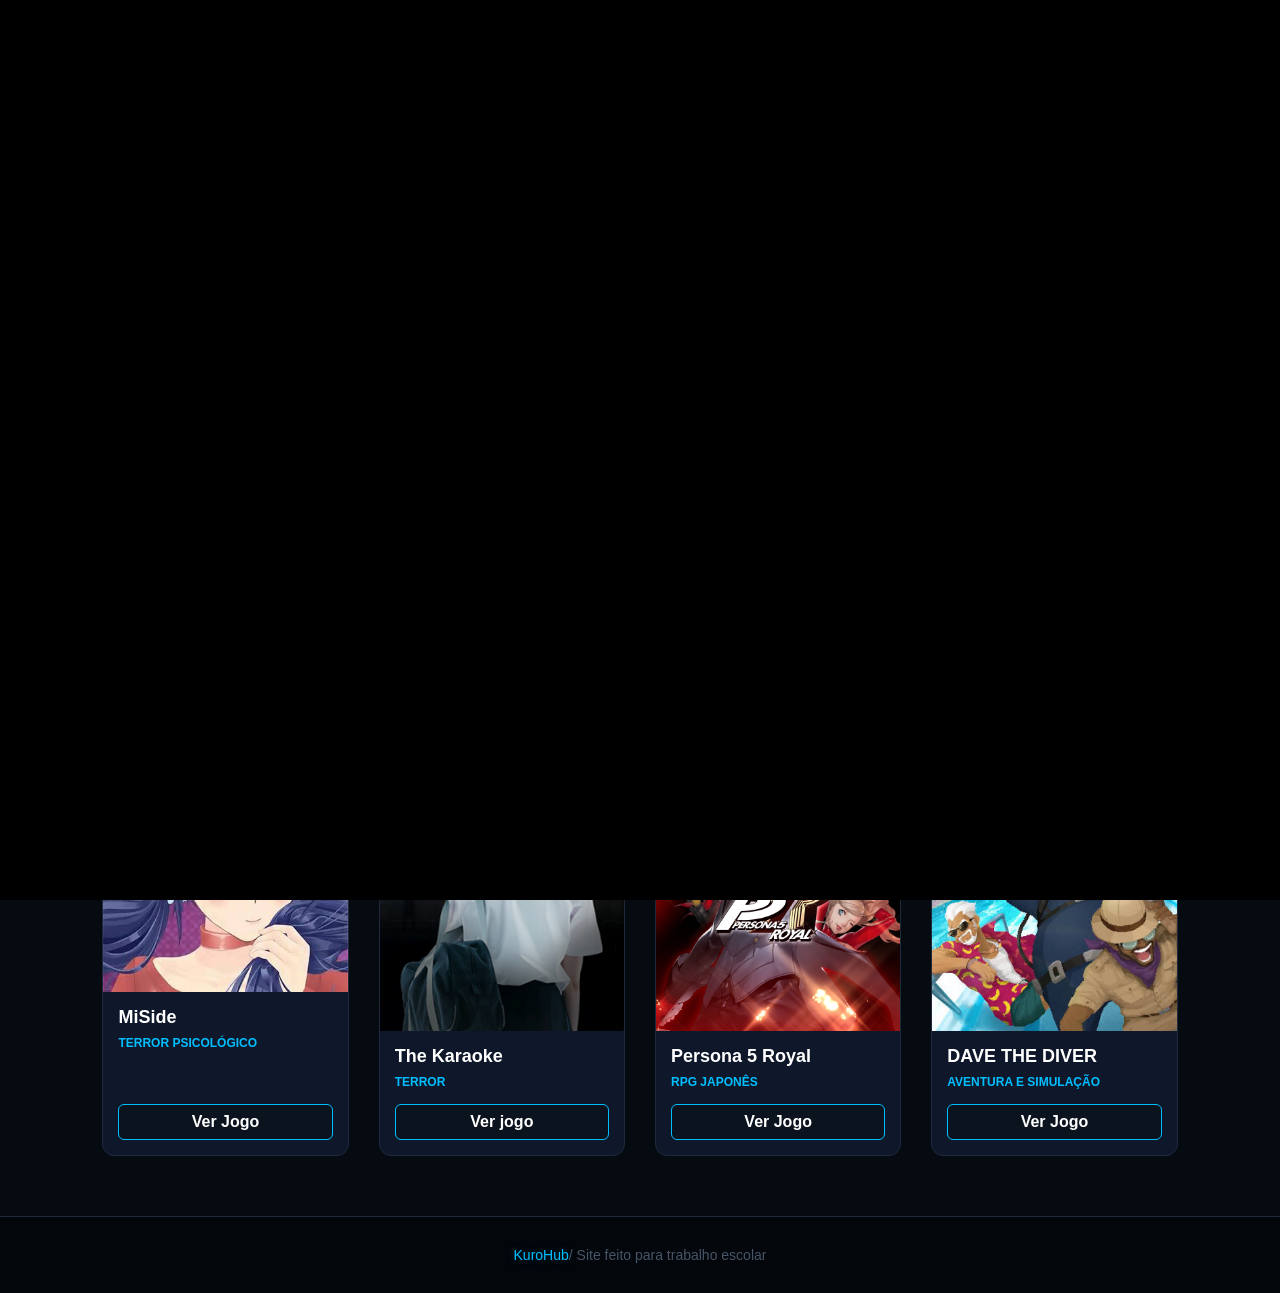
<file: index.html>
<!DOCTYPE html>
<html lang="pt-BR">
<head>
    <meta charset="UTF-8">
    <meta name="viewport" content="width=device-width, initial-scale=1.0">
    <title>KuroHub - Download de Jogos para PC</title>
    <link rel="icon" type="image/x-icon" href="logo.ico">
    <link rel="stylesheet" href="style.css">
</head>
<body>

<div id="tela-anuncio">
    <video id="video-anuncio" autoplay muted playsinline>
        <source src="anuncio.mp4" type="video/mp4">
        Seu navegador não suporta vídeos.
    </video>
</div>

    <header>
        <button id="alternar-tema" type="button" aria-label="Alternar tema">
            ☀️
        </button>


        <div class="logo">
            <img src="logo.ico" alt="KuroHub Logo"> 
            KuroHub
        </div>

        <!--Essa tag nav foi feita cm o auxilio de IA-->
        <nav>
            <ul id="menu-categorias">
                <li><a href="#" class="btn-categoria active" data-categoria="todos">Início</a></li>
                <li><a href="#" class="btn-categoria" data-categoria="terror">Terror</a></li>
                <li><a href="#" class="btn-categoria" data-categoria="rpg">RPG</a></li>
                <li><a href="#" class="btn-categoria" data-categoria="aventura">Aventura</a></li>
            </ul>
        </nav>
        <div class="busca-box">
            <input type="text" id="campo-busca" placeholder="Buscar jogo... digite 🅺">
            <i class="fa-solid fa-magnifying-glass"></i>
        </div>
        <div class="ordenacao">
    <select id="ordenar-jogos">
        <option value="padrao">Ordem padrão</option>
        <option value="az">Nome (A–Z)</option>
        <option value="za">Nome (Z–A)</option>
    </select>
</div>
    </header>

    <!-- SEÇÃO DESTAQUE -->
    <section class="hero">
        <p>Baixe os melhores jogos de PC de forma rápida, segura e totalmente simplificada.</p>
        <a href="#jogos" class="btn-cta"><i class="fa-solid fa-gamepad"></i> Explorar Jogos</a>
    </section>

    <!-- CONTEÚDO PRINCIPAL -->
    <main class="container" id="jogos">
        <h2 class="titulo-secao" id="titulo-pagina">Adicionados Recentemente</h2>
        
       <div class="games-grid" id="grid-jogos">

        <p id="mensagem-vazia" class="hidden">
            Nenhum jogo encontrado.
        </p>

             <!-- MiSide -->
            <div class="game-card" data-genero="terror">
                <img src="miside.jpg" alt="MiSide" class="game-thumb">
                <div class="game-info">
                    <div class="game-title">MiSide</div>
                    <div class="game-category">terror psicológico</div>
                    <a href="miside.html" class="btn-download"><i class="fa-solid fa-download"></i> Ver Jogo</a>
                </div>
            </div>  

            <!-- The Karaoke -->
            <div class="game-card" data-genero="terror">
                <img src="karaoke.jpg" alt="The Karaoke" class="game-thumb">
                <div class="game-info">
                    <div class="game-title">The Karaoke</div>
                    <div class="game-category">terror</div>
                    <a href="tkaraoke.html" class="btn-download"><i class="fa-solid fa-download"></i> Ver jogo</a>
                </div>
            </div>

            
            <!-- Persona 5 Royal -->
            <div class="game-card" data-genero="rpg">
                <img src="persona.jpg" alt="Persona 5 Royal" class="game-thumb">
                <div class="game-info">
                    <div class="game-title">Persona 5 Royal</div>
                    <div class="game-category">RPG japonês</div>
                    <a href="persona.html" class="btn-download">Ver Jogo</a>
                </div>
            </div>

            <!-- DAVE THE DIVER -->
            <div class="game-card" data-genero="aventura">
                <img src="dave.jpg" alt="DAVE THE DIVER" class="game-thumb">
                <div class="game-info">
                    <div class="game-title">DAVE THE DIVER</div>
                    <div class="game-category">Aventura e simulação</div>
                    <a href="dave.html" class="btn-download">Ver Jogo</a>
                </div>
            </div>

</div>
    </main>

    <footer>
        <p><span>KuroHub</span>/ Site feito para trabalho escolar</p>
    </footer>

    <script src="script.js"></script>
</body>
</html>
</file>
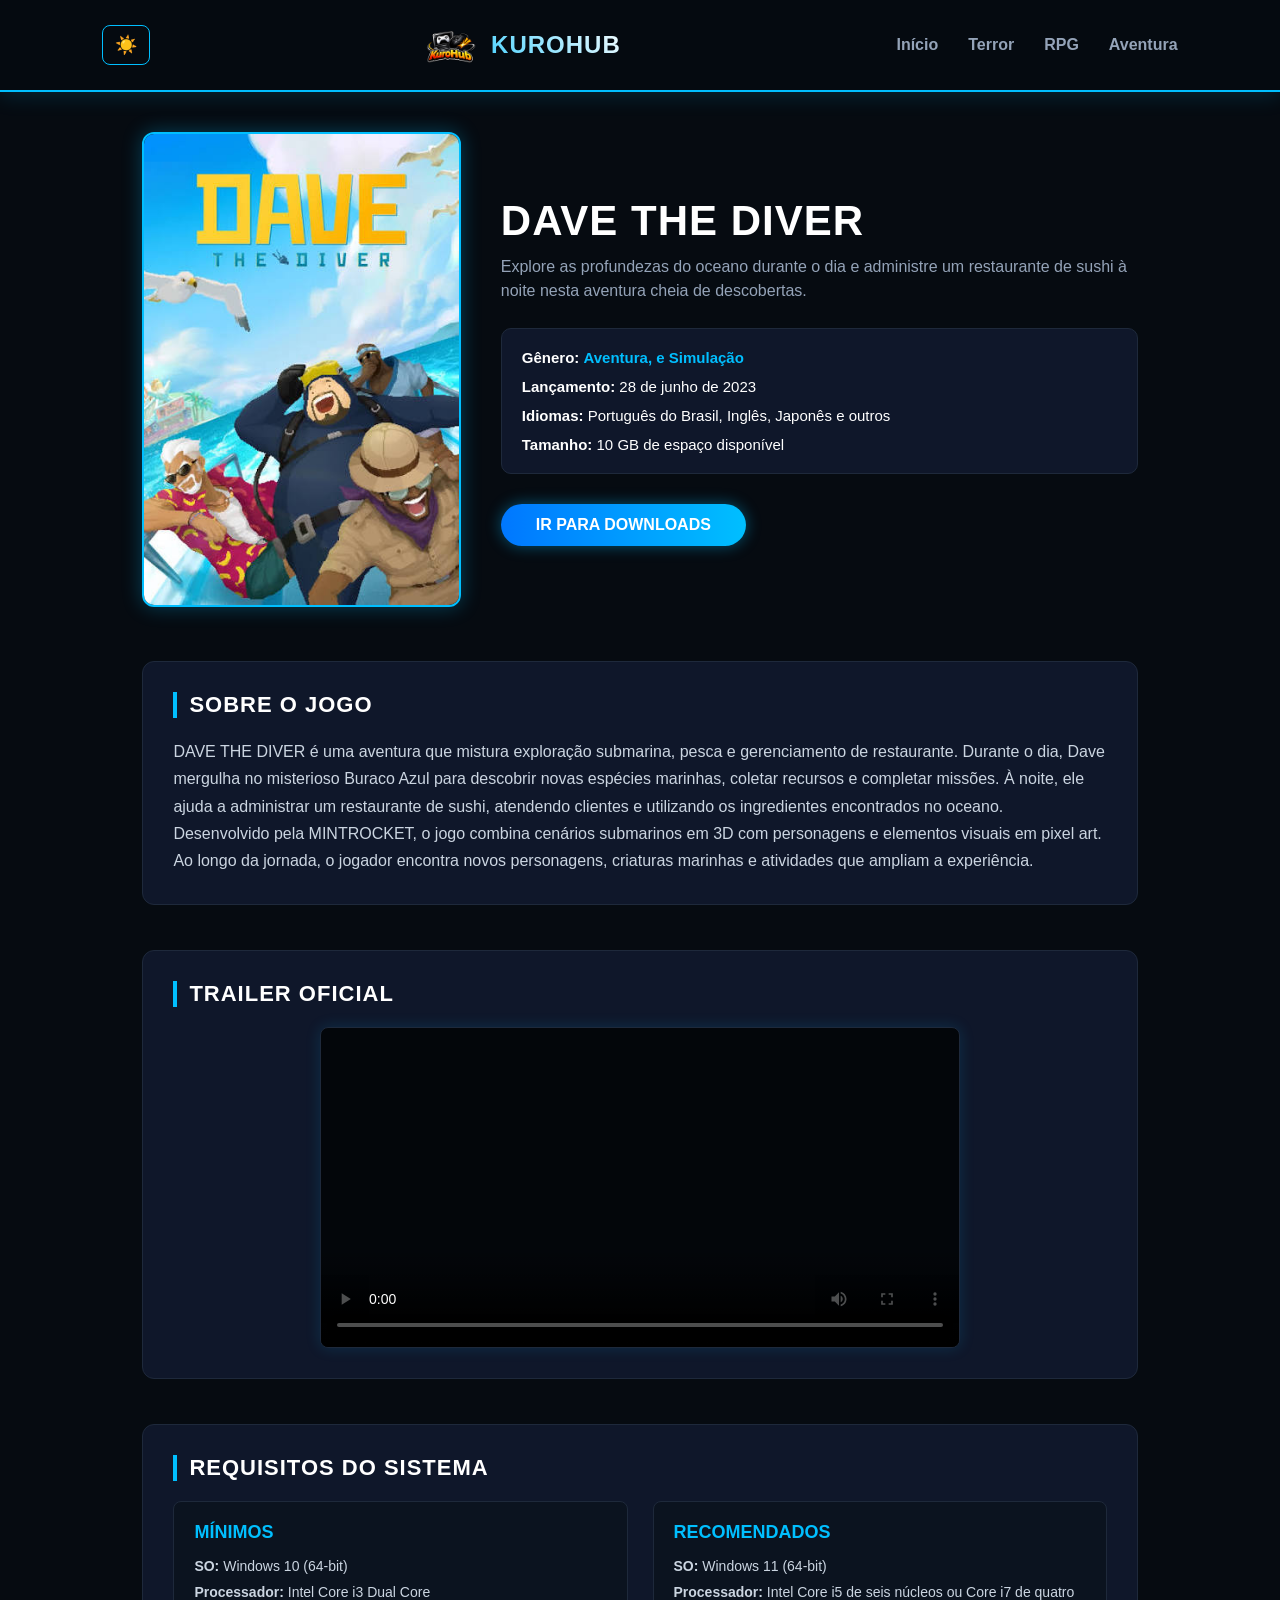
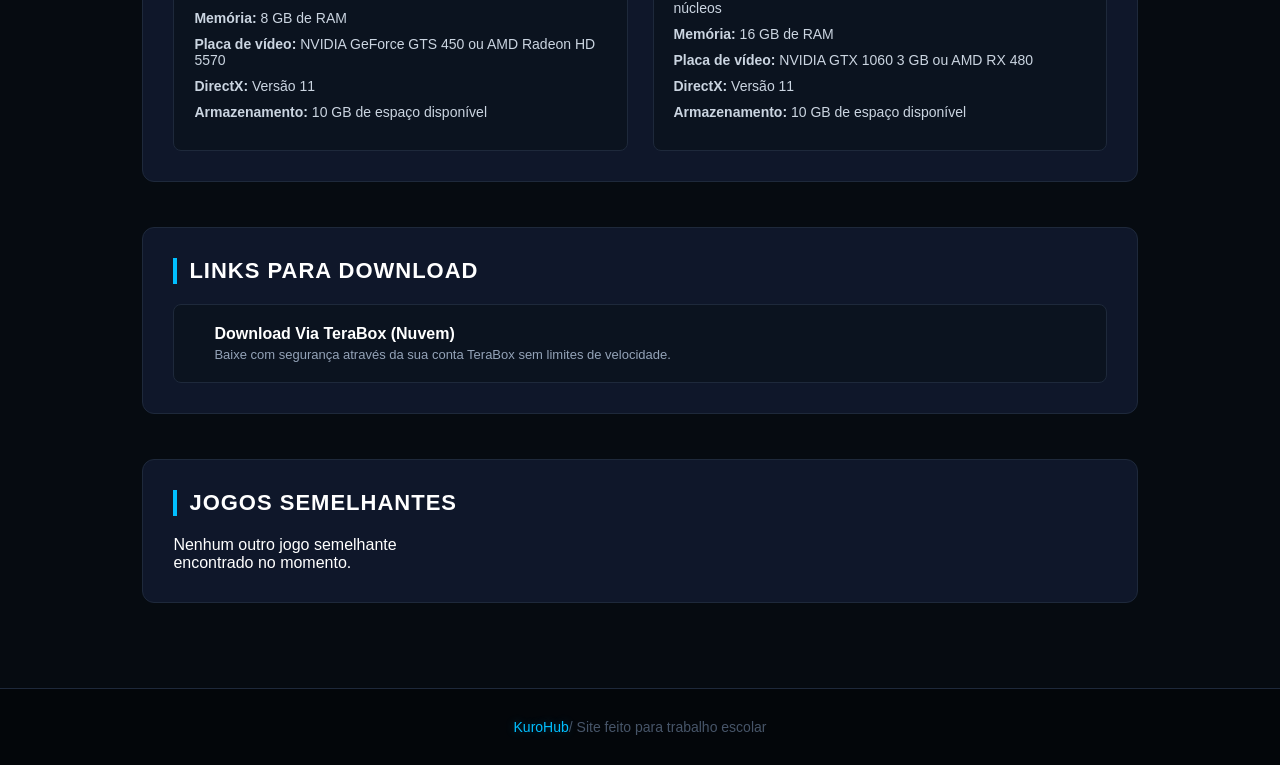
<file: dave.html>
<!DOCTYPE html>
<html lang="pt-BR">
<head>
    <meta charset="UTF-8">
    <meta name="viewport" content="width=device-width, initial-scale=1.0">
    <title>KuroHub - Baixar Dave The Diver para PC</title>
    <link rel="icon" type="image/x-icon" href="logo.ico">
    <link rel="stylesheet" href="style.css">
</head>
<body data-genero-atual="aventura">

    <header>
        <button id="alternar-tema" type="button" aria-label="Alternar tema">
            ☀️
        </button>


        <div class="logo">
            <img src="logo.ico" alt="KuroHub Logo"> 
            KuroHub
        </div>
        <nav>
            <ul>
                <li><a href="index.html">Início</a></li>
                <li><a href="index.html#jogos">Terror</a></li>
                <li><a href="index.html#jogos">RPG</a></li>
                <li><a href="index.html#jogos">Aventura</a></li>
            </ul>
        </nav>
    </header>

    <main class="container-jogo">
        
        <div class="topo-jogo">
            <div class="capa-container">
                <img src="dave.jpg" alt="Capa Dave The Diver" class="jogo-capa-interna">
            </div>

            <div class="detalhes-rapidos">
                <h1 class="titulo-jogo-interno">Dave The Diver</h1>
                <p class="tagline-jogo"> 
                    Explore as profundezas do oceano durante o dia
                    e administre um restaurante de sushi à noite
                    nesta aventura cheia de descobertas.
                </p>
                
                <div class="info-meta">
                    <p><strong><i class="fa-solid fa-tags"></i> Gênero:</strong> <span class="destaque-azul">Aventura, e Simulação</span></p>
                    <p><strong><i class="fa-solid fa-calendar-days"></i> Lançamento:</strong> 28 de junho de 2023</p>
                    <p><strong><i class="fa-solid fa-language"></i> Idiomas:</strong> Português do Brasil, Inglês, Japonês e outros</p>
                    <p><strong><i class="fa-solid fa-weight-hanging"></i> Tamanho:</strong> 10 GB de espaço disponível</p>
                </div>

                <a href="#links-download" class="btn-cta btn-jogar-agora">
                    <i class="fa-solid fa-download"></i> Ir para Downloads
                </a>
            </div>
        </div>

        <section class="secao-interna">
            <h2 class="subtitulo-jogo">Sobre o Jogo</h2>
            <p class="texto-descricao">
                DAVE THE DIVER é uma aventura que mistura exploração
                submarina, pesca e gerenciamento de restaurante.
                Durante o dia, Dave mergulha no misterioso Buraco Azul
                para descobrir novas espécies marinhas, coletar recursos
                e completar missões. À noite, ele ajuda a administrar
                um restaurante de sushi, atendendo clientes e utilizando
                os ingredientes encontrados no oceano.
            </p>
                <p class="texto-descricao">
                    Desenvolvido pela MINTROCKET, o jogo combina cenários
                    submarinos em 3D com personagens e elementos visuais
                    em pixel art. Ao longo da jornada, o jogador encontra
                    novos personagens, criaturas marinhas e atividades
                    que ampliam a experiência.
                </p>
        </section>

        <!--Introdução do video para o trailer feito com o auxilio de IA-->
        <section class="secao-interna">
            <h2 class="subtitulo-jogo">Trailer Oficial</h2>
            <div class="video-container">
                <video controls preload="metadata" poster="https://unsplash.com">
                    <source src="dave.mp4" type="video/mp4">
                    Seu navegador não suporta a reprodução de vídeos HTML5.
                </video>
            </div>
        </section>

        <section class="secao-interna">
            <h2 class="subtitulo-jogo">Requisitos do Sistema</h2>
            <div class="requisitos-grid">
                <div class="requisitos-box">
                    <h3>Mínimos</h3>
                    <ul>
                        <li><strong>SO:</strong> Windows 10 (64-bit)</li> 
                        <li><strong>Processador:</strong> Intel Core i3 Dual Core</li>
                        <li><strong>Memória:</strong> 8 GB de RAM</li>
                        <li><strong>Placa de vídeo:</strong> NVIDIA GeForce GTS 450 ou AMD Radeon HD 5570</li>
                        <li><strong>DirectX:</strong> Versão 11</li>
                        <li><strong>Armazenamento:</strong> 10 GB de espaço disponível</li>
                    </ul>
                </div>
                <div class="requisitos-box">
                    <h3>Recomendados</h3>
                    <ul>
                        <li><strong>SO:</strong> Windows 11 (64-bit)</li>
                        <li><strong>Processador:</strong> Intel Core i5 de seis núcleos ou Core i7 de quatro núcleos</li>
                        <li><strong>Memória:</strong> 16 GB de RAM</li>
                        <li><strong>Placa de vídeo:</strong> NVIDIA GTX 1060 3 GB ou AMD RX 480</li>
                        <li><strong>DirectX:</strong> Versão 11</li>
                        <li><strong>Armazenamento:</strong> 10 GB de espaço disponível</li>
                    </ul>
                </div>
            </div>
        </section>

        <section class="secao-interna" id="links-download">
            <h2 class="subtitulo-jogo">Links para Download</h2>
            <div class="links-grid">

                <a href="https://www.1024tera.com/portuguese/sharing/link?surl=T923CGdScbKC13OZjupm-A" target="_blank" class="link-download-card">
                    <div class="link-icon"><i class="fa-solid fa-box-open"></i></div>
                    <div class="link-texto">
                        <h4>Download Via TeraBox (Nuvem)</h4>
                        <p>Baixe com segurança através da sua conta TeraBox sem limites de velocidade.</p>
                    </div>
                </a>
            </div>
        </section>
        
        <section class="secao-interna">
            <h2 class="subtitulo-jogo">Jogos Semelhantes</h2>
            <div class="games-grid" id="jogos-semelhantes">
            </div>
        </section>

    </main>

    <footer>
        <p><span>KuroHub</span>/ Site feito para trabalho escolar</p>
    </footer>

    <script src="script.js"></script>
</body>
</html>
</file>
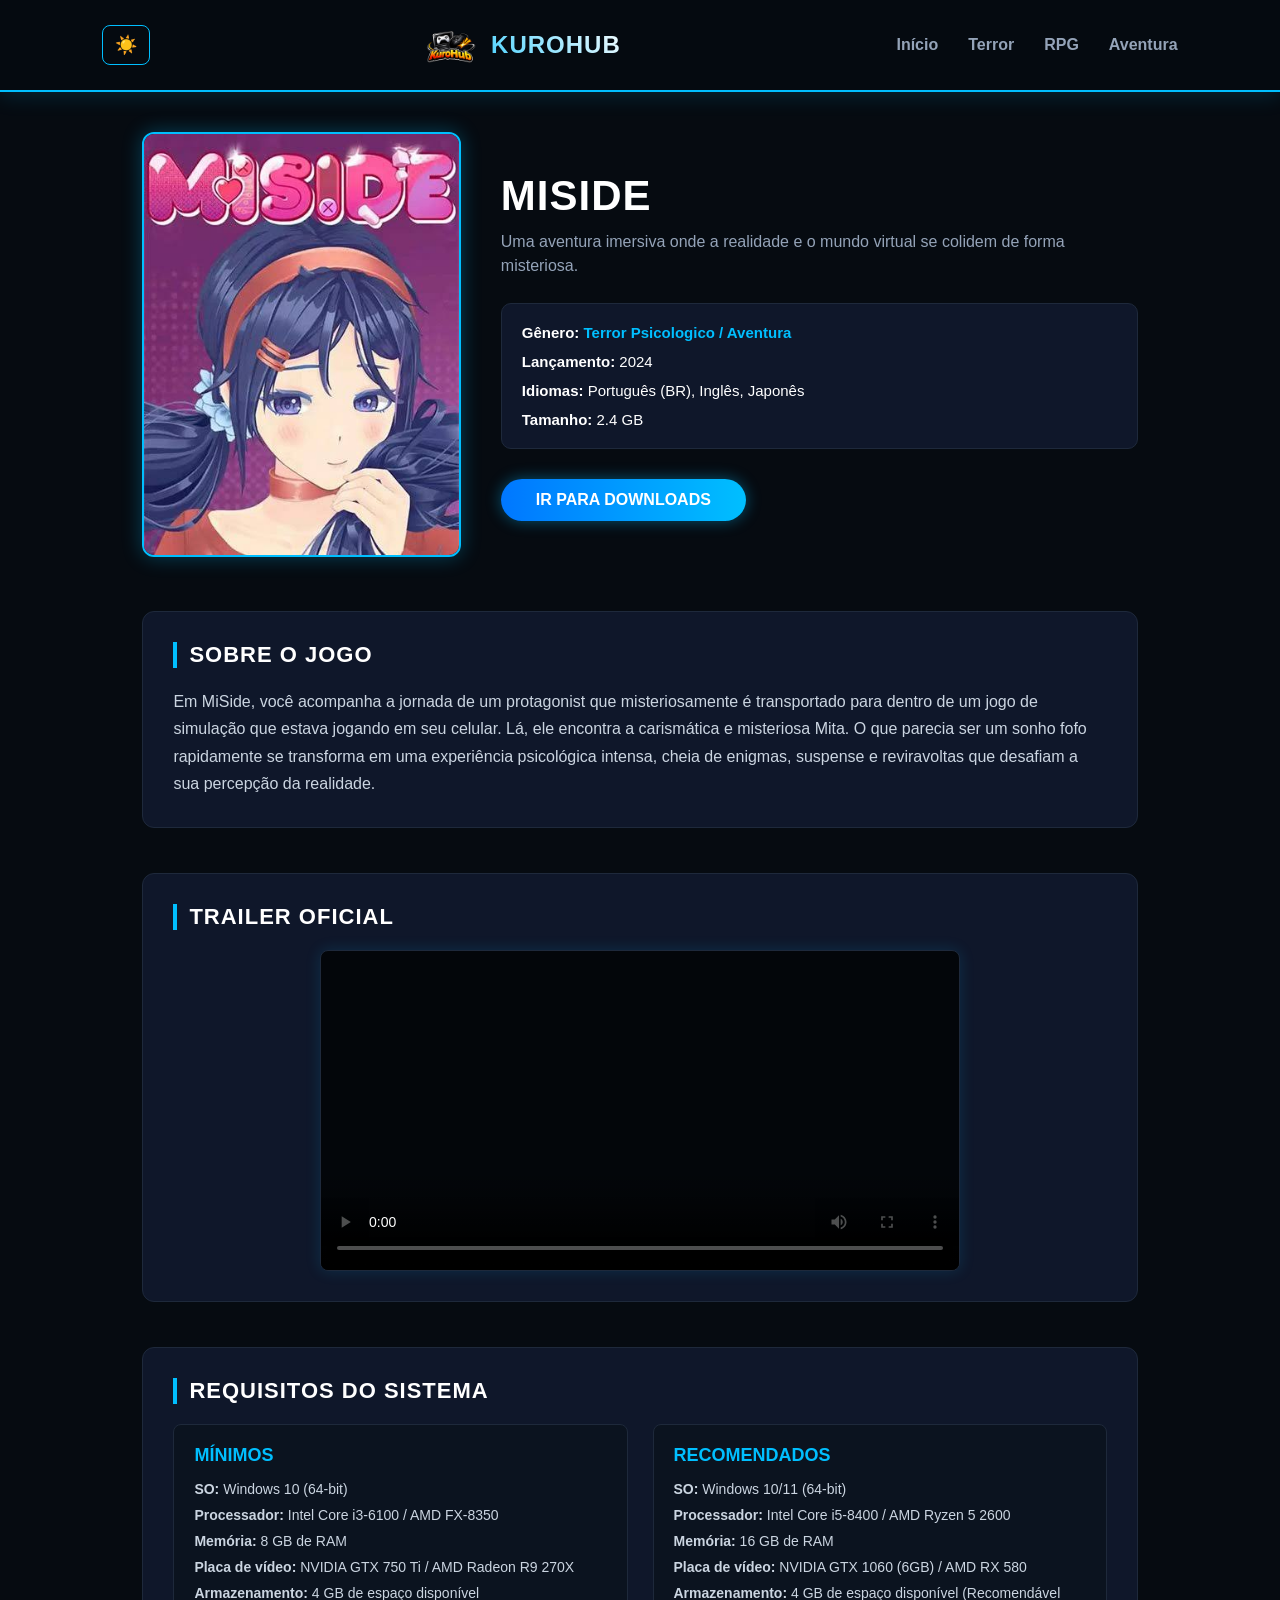
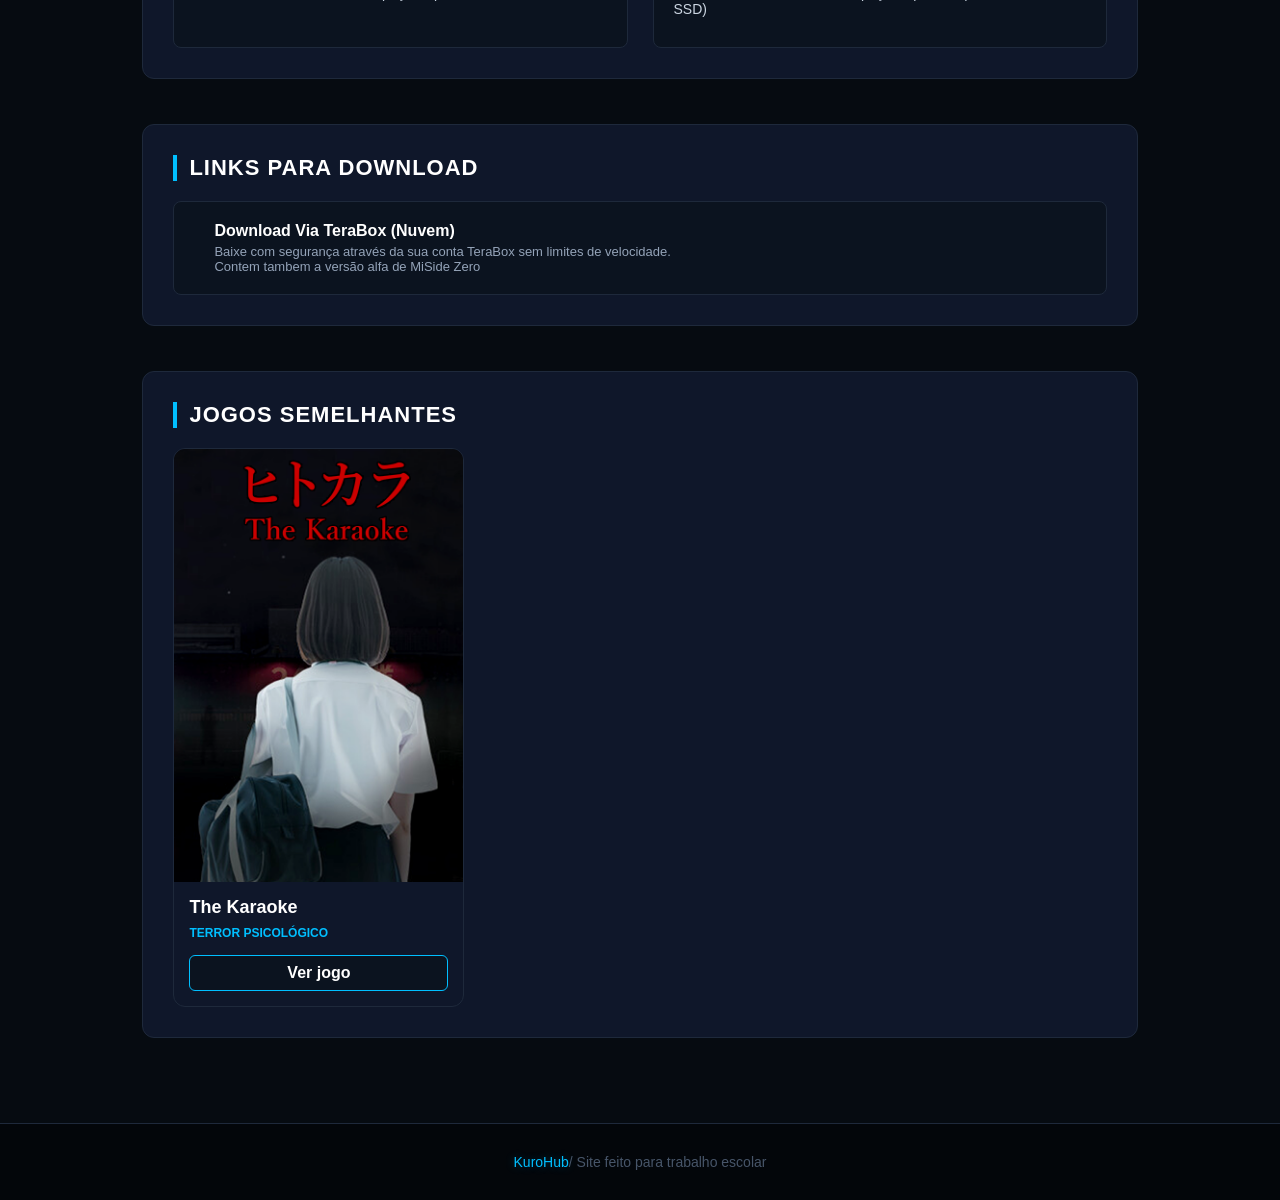
<file: miside.html>
<!DOCTYPE html>
<html lang="pt-BR">
<head>
    <meta charset="UTF-8">
    <meta name="viewport" content="width=device-width, initial-scale=1.0">
    <title>KuroHub - Baixar MiSide para PC</title>
    <link rel="icon" type="image/x-icon" href="logo.ico">
    <link rel="stylesheet" href="style.css">
</head>
<body data-genero-atual="terror">

    <header>
        <button id="alternar-tema" type="button" aria-label="Alternar tema">
            ☀️
        </button>


        <div class="logo">
            <img src="logo.ico" alt="KuroHub Logo"> 
            KuroHub
        </div>
        <nav>
            <ul>
                <li><a href="index.html">Início</a></li>
                <li><a href="index.html#jogos">Terror</a></li>
                <li><a href="index.html#jogos">RPG</a></li>
                <li><a href="index.html#jogos">Aventura</a></li>
            </ul>
        </nav>
    </header>

    <main class="container-jogo">
        
        <div class="topo-jogo">
            <div class="capa-container">
                <img src="miside.jpg" alt="Capa MiSide" class="jogo-capa-interna">
            </div>

            <div class="detalhes-rapidos">
                <h1 class="titulo-jogo-interno">MiSide</h1>
                <p class="tagline-jogo">Uma aventura imersiva onde a realidade e o mundo virtual se colidem de forma misteriosa.</p>
                
                <div class="info-meta">
                    <p><strong><i class="fa-solid fa-tags"></i> Gênero:</strong> <span class="destaque-azul">Terror Psicologico / Aventura</span></p>
                    <p><strong><i class="fa-solid fa-calendar-days"></i> Lançamento:</strong> 2024</p>
                    <p><strong><i class="fa-solid fa-language"></i> Idiomas:</strong> Português (BR), Inglês, Japonês</p>
                    <p><strong><i class="fa-solid fa-weight-hanging"></i> Tamanho:</strong> 2.4 GB</p>
                </div>

                <a href="#links-download" class="btn-cta btn-jogar-agora">
                    <i class="fa-solid fa-download"></i> Ir para Downloads
                </a>
            </div>
        </div>

        <section class="secao-interna">
            <h2 class="subtitulo-jogo">Sobre o Jogo</h2>
            <p class="texto-descricao">
                Em MiSide, você acompanha a jornada de um protagonist que misteriosamente é transportado para dentro de um jogo de simulação que estava jogando em seu celular. Lá, ele encontra a carismática e misteriosa Mita. O que parecia ser um sonho fofo rapidamente se transforma em uma experiência psicológica intensa, cheia de enigmas, suspense e reviravoltas que desafiam a sua percepção da realidade.
            </p>
        </section>

        <!--Introdução do video para o trailer feito com o auxilio de IA-->
        <section class="secao-interna">
            <h2 class="subtitulo-jogo">Trailer Oficial</h2>
            <div class="video-container">
                <video controls preload="metadata" poster="https://unsplash.com">
                    <source src="tmiside.mp4" type="video/mp4">
                    Seu navegador não suporta a reprodução de vídeos HTML5.
                </video>
            </div>
        </section>

        <section class="secao-interna">
            <h2 class="subtitulo-jogo">Requisitos do Sistema</h2>
            <div class="requisitos-grid">
                <!-- Mínimos -->
                <div class="requisitos-box">
                    <h3>Mínimos</h3>
                    <ul>
                        <li><strong>SO:</strong> Windows 10 (64-bit)</li>
                        <li><strong>Processador:</strong> Intel Core i3-6100 / AMD FX-8350</li>
                        <li><strong>Memória:</strong> 8 GB de RAM</li>
                        <li><strong>Placa de vídeo:</strong> NVIDIA GTX 750 Ti / AMD Radeon R9 270X</li>
                        <li><strong>Armazenamento:</strong> 4 GB de espaço disponível</li>
                    </ul>
                </div>
                <div class="requisitos-box">
                    <h3>Recomendados</h3>
                    <ul>
                        <li><strong>SO:</strong> Windows 10/11 (64-bit)</li>
                        <li><strong>Processador:</strong> Intel Core i5-8400 / AMD Ryzen 5 2600</li>
                        <li><strong>Memória:</strong> 16 GB de RAM</li>
                        <li><strong>Placa de vídeo:</strong> NVIDIA GTX 1060 (6GB) / AMD RX 580</li>
                        <li><strong>Armazenamento:</strong> 4 GB de espaço disponível (Recomendável SSD)</li>
                    </ul>
                </div>
            </div>
        </section>
        
        <section class="secao-interna" id="links-download">
            <h2 class="subtitulo-jogo">Links para Download</h2>
            <div class="links-grid">

                <a href="https://www.1024tera.com/portuguese/sharing/link?surl=GewRqzICQkLAQdi8HDagug" target="_blank" class="link-download-card">
                    <div class="link-icon"><i class="fa-solid fa-box-open"></i></div>
                    <div class="link-texto">
                        <h4>Download Via TeraBox (Nuvem)</h4>
                        <p>Baixe com segurança através da sua conta TeraBox sem limites de velocidade.</p>
                        <p>Contem tambem a versão alfa de MiSide Zero</p>
                    </div>
                </a>
            </div>
        </section>

        <section class="secao-interna">
            <h2 class="subtitulo-jogo">Jogos Semelhantes</h2>
            <div class="games-grid" id="jogos-semelhantes">
            </div>
        </section>

    </main>

    <footer>
        <p><span>KuroHub</span>/ Site feito para trabalho escolar</p>
    </footer>

    <script src="script.js"></script>
</body>
</html>
</file>
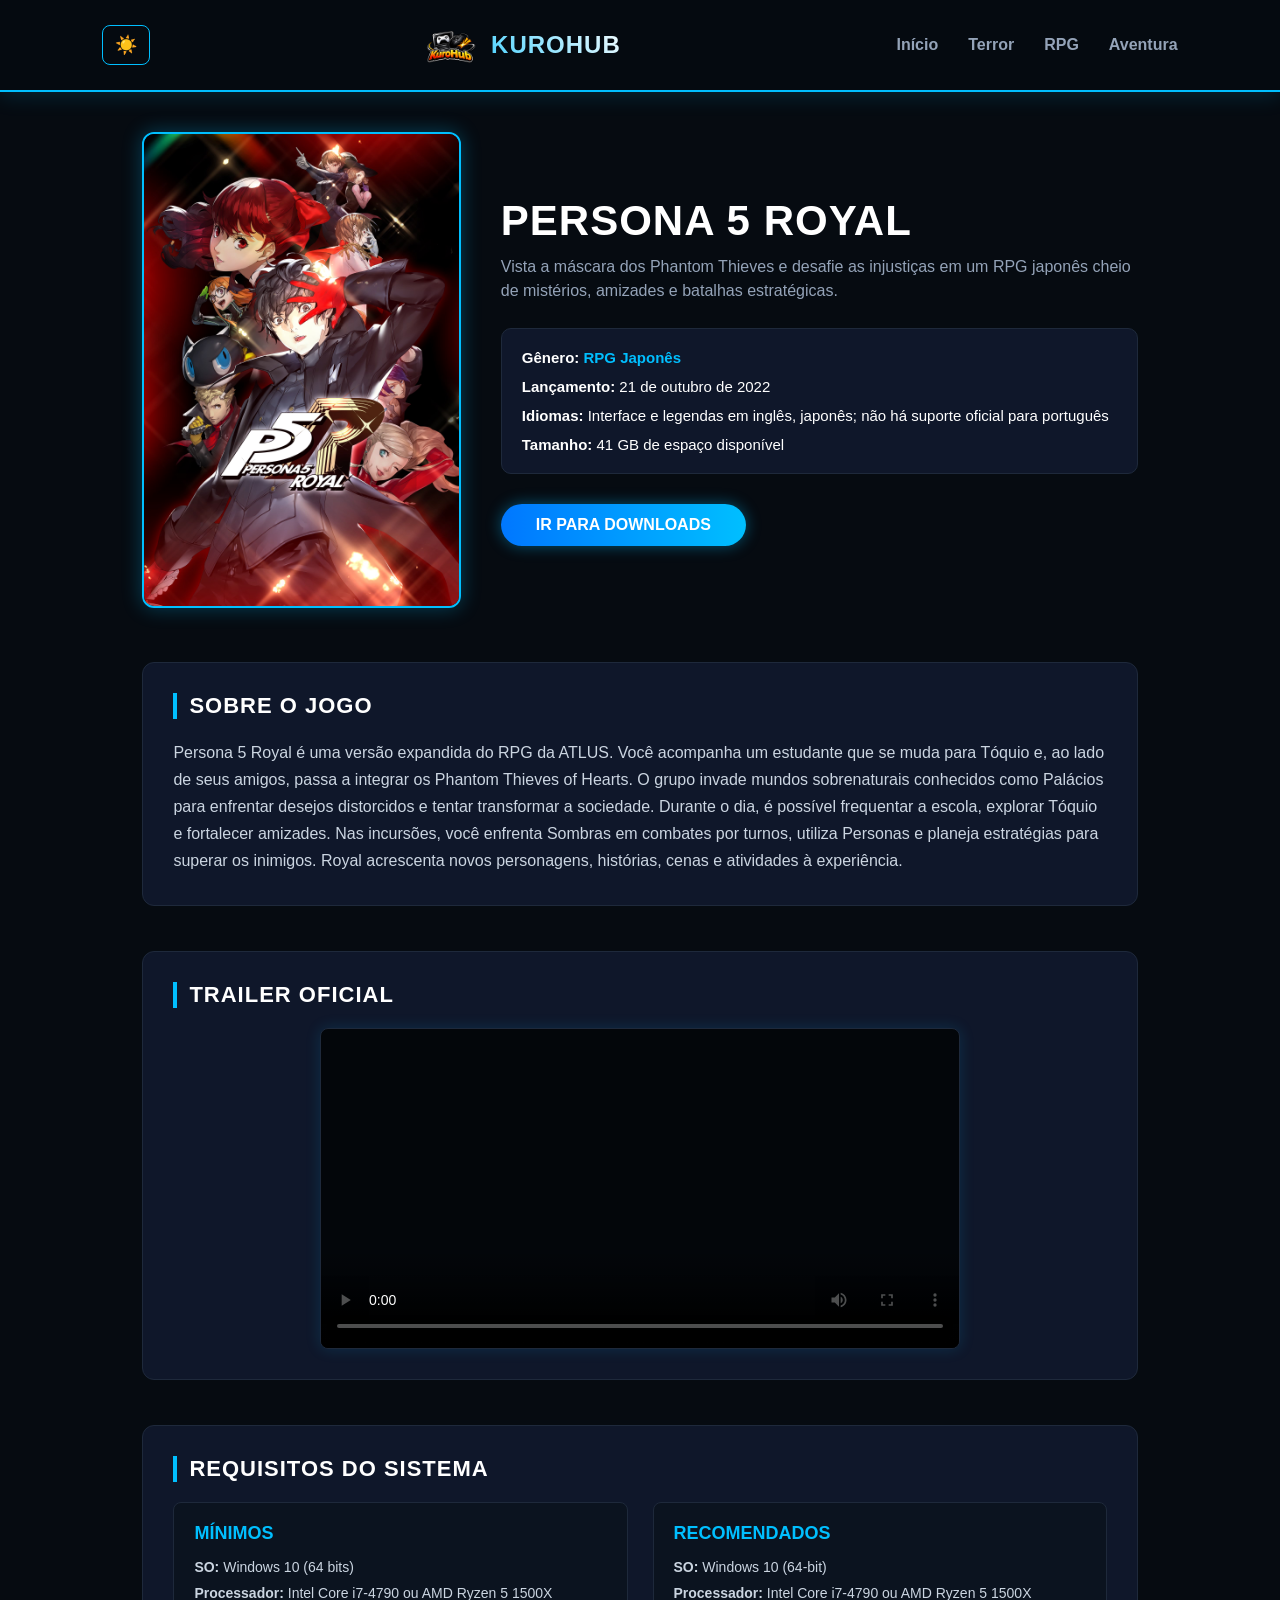
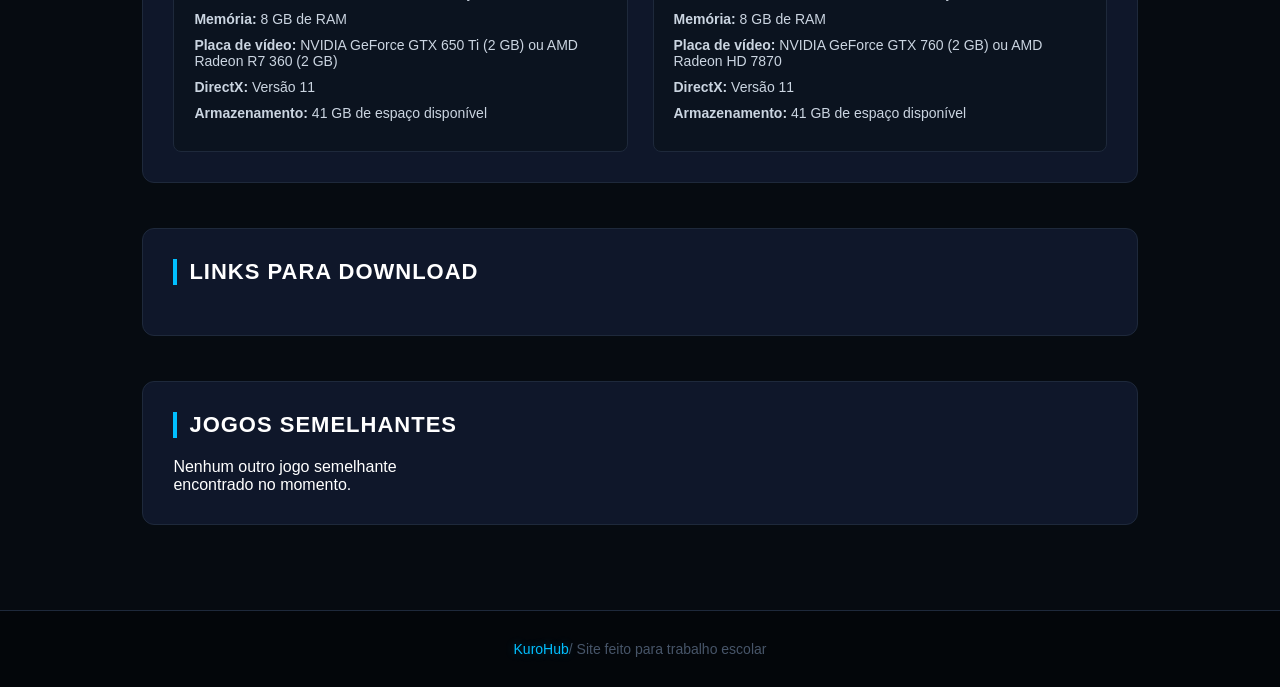
<file: persona.html>
<!DOCTYPE html>
<html lang="pt-BR">
<head>
    <meta charset="UTF-8">
    <meta name="viewport" content="width=device-width, initial-scale=1.0">
    <title>KuroHub - Baixar Persona 5 Royal para PC</title>
    <link rel="icon" type="image/x-icon" href="logo.ico">
    <link rel="stylesheet" href="style.css">
</head>
<body data-genero-atual="rpg">

    <header>
        <button id="alternar-tema" type="button" aria-label="Alternar tema">
            ☀️
        </button>


        <div class="logo">
            <img src="logo.ico" alt="KuroHub Logo"> 
            KuroHub
        </div>
        <nav>
            <ul>
                <li><a href="index.html">Início</a></li>
                <li><a href="index.html#jogos">Terror</a></li>
                <li><a href="index.html#jogos">RPG</a></li>
                <li><a href="index.html#jogos">Aventura</a></li>
            </ul>
        </nav>
    </header>

    <main class="container-jogo">
        
        <div class="topo-jogo">
            <div class="capa-container">
                <img src="persona.jpg" alt="Capa Persona 5 Royal" class="jogo-capa-interna">
            </div>

            <div class="detalhes-rapidos">
                <h1 class="titulo-jogo-interno">Persona 5 Royal</h1>
                <p class="tagline-jogo">Vista a máscara dos Phantom Thieves e desafie as injustiças em um RPG japonês cheio de mistérios, amizades e batalhas estratégicas.</p>
                
                <div class="info-meta">
                    <p><strong><i class="fa-solid fa-tags"></i> Gênero:</strong> <span class="destaque-azul"> RPG Japonês</span></p>
                    <p><strong><i class="fa-solid fa-calendar-days"></i> Lançamento:</strong> 21 de outubro de 2022</p>
                    <p><strong><i class="fa-solid fa-language"></i> Idiomas:</strong> Interface e legendas em inglês, japonês; não há suporte oficial para português</p>
                    <p><strong><i class="fa-solid fa-weight-hanging"></i> Tamanho:</strong> 41 GB de espaço disponível</p>
                </div>

                <a href="#links-download" class="btn-cta btn-jogar-agora">
                    <i class="fa-solid fa-download"></i> Ir para Downloads
                </a>
            </div>
        </div>

        <section class="secao-interna">
            <h2 class="subtitulo-jogo">Sobre o Jogo</h2>
            <p class="texto-descricao">
            Persona 5 Royal é uma versão expandida do RPG da ATLUS.
            Você acompanha um estudante que se muda para Tóquio e,
            ao lado de seus amigos, passa a integrar os Phantom Thieves
            of Hearts. O grupo invade mundos sobrenaturais conhecidos
            como Palácios para enfrentar desejos distorcidos e tentar
            transformar a sociedade.

            Durante o dia, é possível frequentar a escola, explorar
            Tóquio e fortalecer amizades. Nas incursões, você enfrenta
            Sombras em combates por turnos, utiliza Personas e planeja
            estratégias para superar os inimigos. Royal acrescenta
            novos personagens, histórias, cenas e atividades à experiência.
        </p>
        </section>

        <!--Introdução do video para o trailer feito com o auxilio de IA-->
        <section class="secao-interna">
            <h2 class="subtitulo-jogo">Trailer Oficial</h2>
            <div class="video-container">
                <video controls preload="metadata" poster="https://unsplash.com">
                    <source src="persona.mp4" type="video/mp4">
                    Seu navegador não suporta a reprodução de vídeos HTML5.
                </video>
            </div>
        </section>

        <section class="secao-interna">
            <h2 class="subtitulo-jogo">Requisitos do Sistema</h2>
            <div class="requisitos-grid">
                <div class="requisitos-box">
                    <h3>Mínimos</h3>
                    <ul>
                        <li><strong>SO:</strong> Windows 10 (64 bits)</li>
                        <li><strong>Processador:</strong> Intel Core i7-4790 ou AMD Ryzen 5 1500X</li>
                        <li><strong>Memória:</strong> 8 GB de RAM</li>
                        <li><strong>Placa de vídeo:</strong> NVIDIA GeForce GTX 650 Ti (2 GB) ou AMD Radeon R7 360 (2 GB)</li>
                        <li><strong>DirectX:</strong> Versão 11</li>
                        <li><strong>Armazenamento:</strong> 41 GB de espaço disponível</li>
                    </ul>
                </div>
                <div class="requisitos-box">
                    <h3>Recomendados</h3>
                    <ul>
                        <li><strong>SO:</strong> Windows 10 (64-bit)</li>
                        <li><strong>Processador:</strong> Intel Core i7-4790 ou AMD Ryzen 5 1500X</li>
                        <li><strong>Memória:</strong> 8 GB de RAM</li>
                        <li><strong>Placa de vídeo:</strong> NVIDIA GeForce GTX 760 (2 GB) ou AMD Radeon HD 7870</li>
                        <li><strong>DirectX:</strong> Versão 11</li>
                        <li><strong>Armazenamento:</strong> 41 GB de espaço disponível</li>
                    </ul>
                </div>
            </div>
        </section>

        <section class="secao-interna" id="links-download">
            <h2 class="subtitulo-jogo">Links para Download</h2>
            <div class="links-grid">

                <!--<a href="https://www.1024tera.com/portuguese/sharing/link?surl=T923CGdScbKC13OZjupm-A" target="_blank" class="link-download-card">
                    <div class="link-icon"><i class="fa-solid fa-box-open"></i></div>
                    <div class="link-texto">
                        <h4>Download Via TeraBox (Nuvem)</h4>
                        <p>Baixe com segurança através da sua conta TeraBox sem limites de velocidade.</p>
                    </div>
                </a>
            </div>  -->
        </section>
        
<section class="secao-interna">
        <h2 class="subtitulo-jogo">Jogos Semelhantes</h2>
        <div class="games-grid" id="jogos-semelhantes"></div>
    </section>

</main>


    <footer>
        <p><span>KuroHub</span>/ Site feito para trabalho escolar</p>
    </footer>

    <script src="script.js"></script>
</body>
</html>
</file>
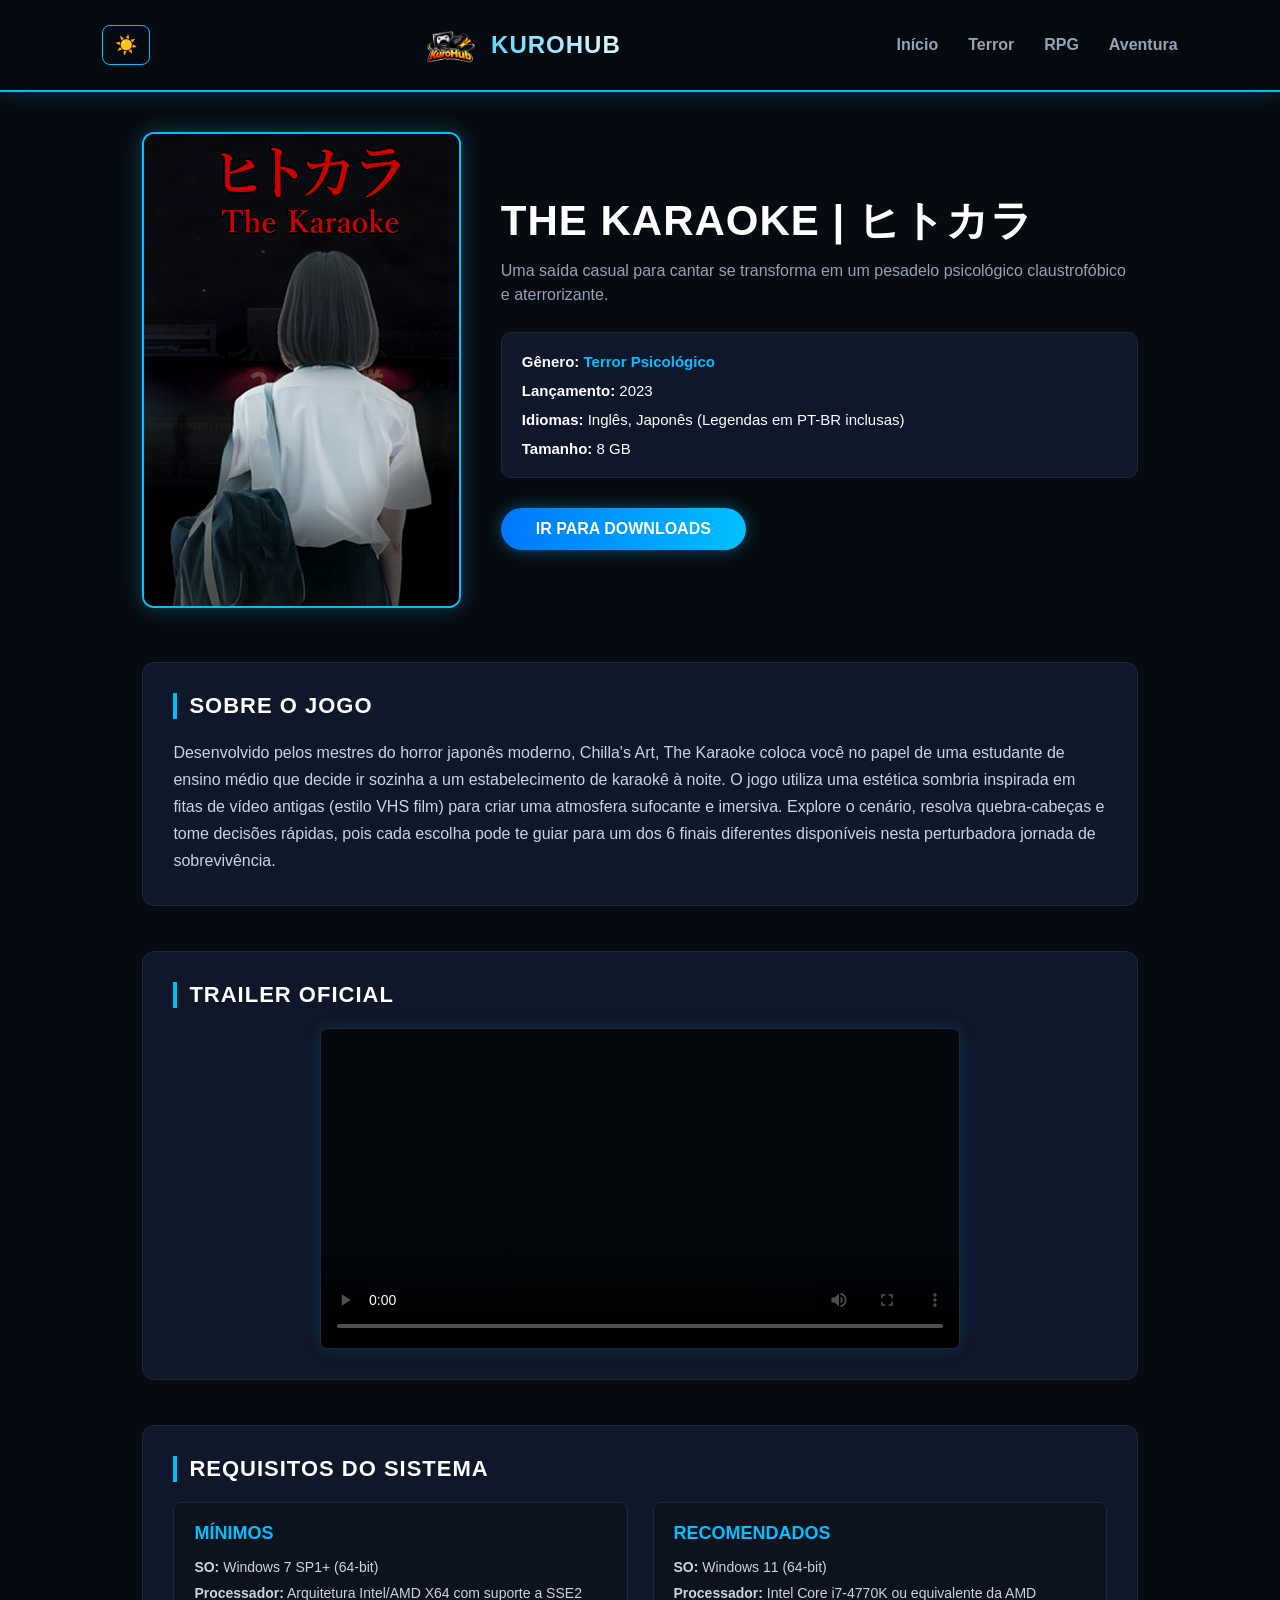
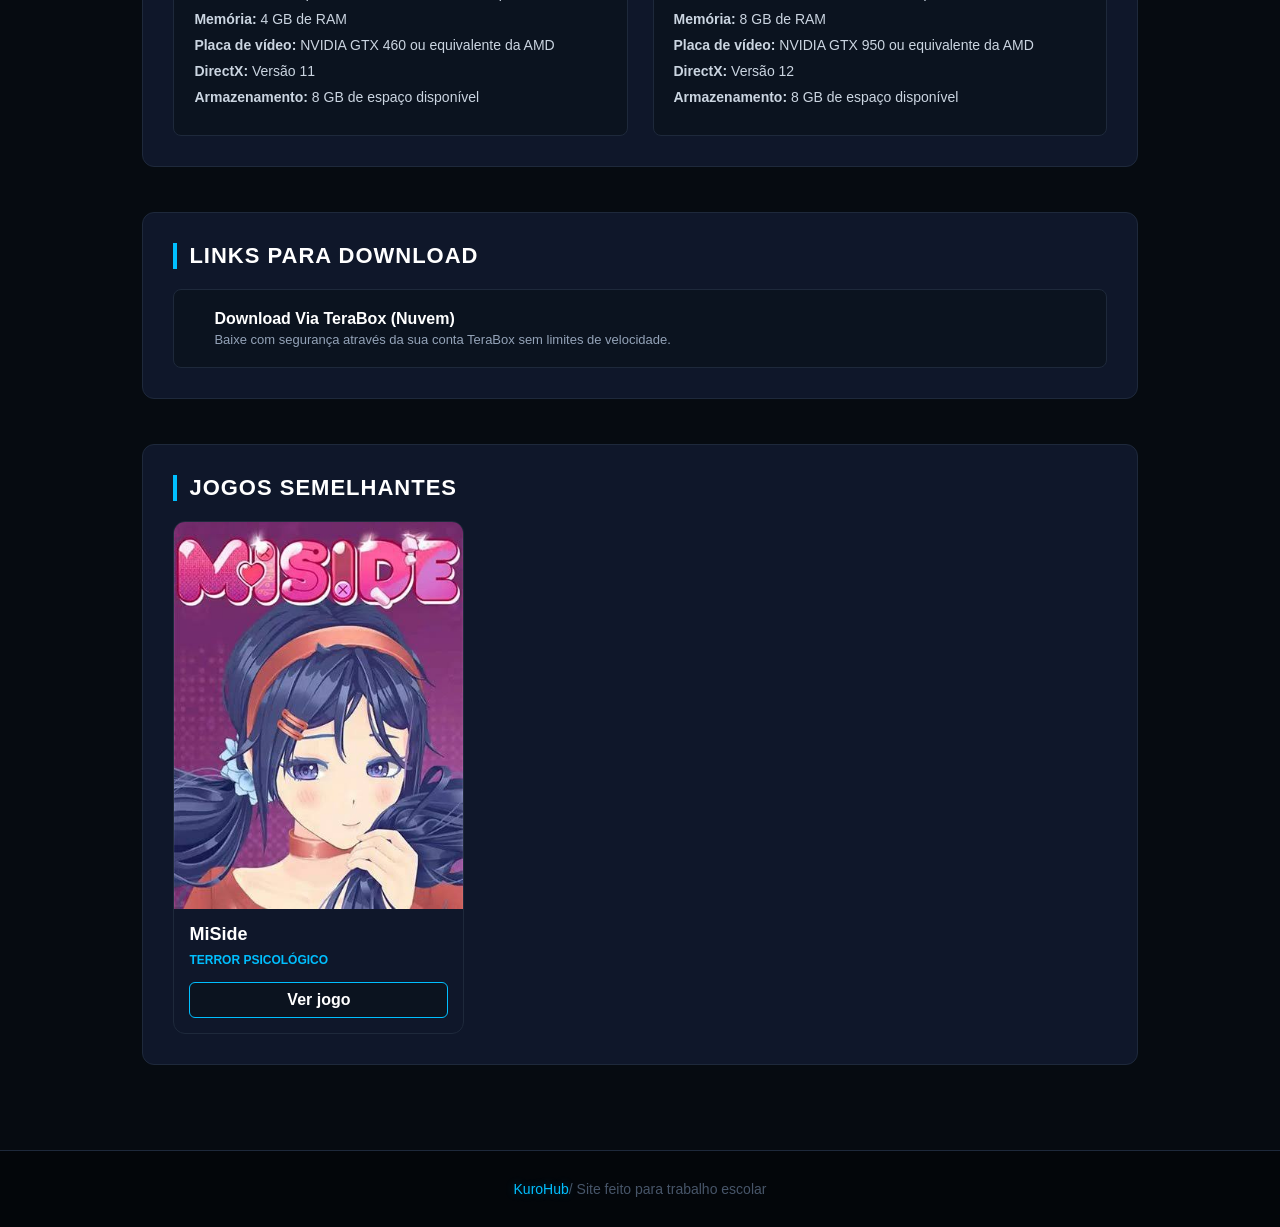
<file: tkaraoke.html>
<!DOCTYPE html>
<html lang="pt-BR">
<head>
    <meta charset="UTF-8">
    <meta name="viewport" content="width=device-width, initial-scale=1.0">
    <title>KuroHub - Baixar The Karaoke para PC</title>
    <link rel="icon" type="image/x-icon" href="logo.ico">
    <link rel="stylesheet" href="style.css">
</head>
<body data-genero-atual="terror">

    <header>
        <button id="alternar-tema" type="button" aria-label="Alternar tema">
            ☀️
        </button>

        <div class="logo">
            <img src="logo.ico" alt="KuroHub Logo"> 
            KuroHub
        </div>
        <nav>
            <ul>
                <li><a href="index.html">Início</a></li>
                <li><a href="index.html#jogos">Terror</a></li>
                <li><a href="index.html#jogos">RPG</a></li>
                <li><a href="index.html#jogos">Aventura</a></li>
            </ul>
        </nav>
    </header>

    <main class="container-jogo">
        
        <div class="topo-jogo">
            <div class="capa-container">
                <img src="karaoke.jpg" alt="Capa The Karaoke" class="jogo-capa-interna">
            </div>

            <div class="detalhes-rapidos">
                <h1 class="titulo-jogo-interno">The Karaoke | ヒトカラ</h1>
                <p class="tagline-jogo">Uma saída casual para cantar se transforma em um pesadelo psicológico claustrofóbico e aterrorizante.</p>
                
                <div class="info-meta">
                    <p><strong><i class="fa-solid fa-tags"></i> Gênero:</strong> <span class="destaque-azul">Terror Psicológico</span></p>
                    <p><strong><i class="fa-solid fa-calendar-days"></i> Lançamento:</strong> 2023</p>
                    <p><strong><i class="fa-solid fa-language"></i> Idiomas:</strong> Inglês, Japonês (Legendas em PT-BR inclusas)</p>
                    <p><strong><i class="fa-solid fa-weight-hanging"></i> Tamanho:</strong> 8 GB</p>
                </div>

                <a href="#links-download" class="btn-cta btn-jogar-agora">
                    <i class="fa-solid fa-download"></i> Ir para Downloads
                </a>
            </div>
        </div>

        <section class="secao-interna">
            <h2 class="subtitulo-jogo">Sobre o Jogo</h2>
            <p class="texto-descricao">
                Desenvolvido pelos mestres do horror japonês moderno, Chilla's Art, The Karaoke coloca você no papel de uma estudante de ensino médio que decide ir sozinha a um estabelecimento de karaokê à noite. O jogo utiliza uma estética sombria inspirada em fitas de vídeo antigas (estilo VHS film) para criar uma atmosfera sufocante e imersiva. Explore o cenário, resolva quebra-cabeças e tome decisões rápidas, pois cada escolha pode te guiar para um dos 6 finais diferentes disponíveis nesta perturbadora jornada de sobrevivência.
            </p>
        </section>

        <!--Introdução do video para o trailer feito com o auxilio de IA-->
        <section class="secao-interna">
            <h2 class="subtitulo-jogo">Trailer Oficial</h2>
            <div class="video-container">
                <video controls preload="metadata" poster="https://unsplash.com">
                    <source src="tkaraoke.mp4" type="video/mp4">
                    Seu navegador não suporta a reprodução de vídeos HTML5.
                </video>
            </div>
        </section>

        <section class="secao-interna">
            <h2 class="subtitulo-jogo">Requisitos do Sistema</h2>
            <div class="requisitos-grid">
                <div class="requisitos-box">
                    <h3>Mínimos</h3>
                    <ul>
                        <li><strong>SO:</strong> Windows 7 SP1+ (64-bit)</li>
                        <li><strong>Processador:</strong> Arquitetura Intel/AMD X64 com suporte a SSE2</li>
                        <li><strong>Memória:</strong> 4 GB de RAM</li>
                        <li><strong>Placa de vídeo:</strong> NVIDIA GTX 460 ou equivalente da AMD</li>
                        <li><strong>DirectX:</strong> Versão 11</li>
                        <li><strong>Armazenamento:</strong> 8 GB de espaço disponível</li>
                    </ul>
                </div>
                <div class="requisitos-box">
                    <h3>Recomendados</h3>
                    <ul>
                        <li><strong>SO:</strong> Windows 11 (64-bit)</li>
                        <li><strong>Processador:</strong> Intel Core i7-4770K ou equivalente da AMD</li>
                        <li><strong>Memória:</strong> 8 GB de RAM</li>
                        <li><strong>Placa de vídeo:</strong> NVIDIA GTX 950 ou equivalente da AMD</li>
                        <li><strong>DirectX:</strong> Versão 12</li>
                        <li><strong>Armazenamento:</strong> 8 GB de espaço disponível</li>
                    </ul>
                </div>
            </div>
        </section>

        <section class="secao-interna" id="links-download">
            <h2 class="subtitulo-jogo">Links para Download</h2>
            <div class="links-grid">

                <a href="https://www.1024tera.com/portuguese/sharing/link?surl=T923CGdScbKC13OZjupm-A" target="_blank" class="link-download-card">
                    <div class="link-icon"><i class="fa-solid fa-box-open"></i></div>
                    <div class="link-texto">
                        <h4>Download Via TeraBox (Nuvem)</h4>
                        <p>Baixe com segurança através da sua conta TeraBox sem limites de velocidade.</p>
                    </div>
                </a>
            </div>
        </section>
        
        <section class="secao-interna">
            <h2 class="subtitulo-jogo">Jogos Semelhantes</h2>
            <div class="games-grid" id="jogos-semelhantes">
            </div>
        </section>

    </main>

    <footer>
        <p><span>KuroHub</span>/ Site feito para trabalho escolar</p>
    </footer>

    <script src="script.js"></script>
</body>
</html>
</file>
<file: style.css>
:root {
    --bg-principal: #060b11;
    --bg-card: #0f172a;
    --cor-azul-neon: #00BFFF;
    --cor-azul-brilho: #0077ff;
    --texto-claro: #ffffff;
    --texto-cinza: #94a3b8;
}

* {
    margin: 0;
    padding: 0;
    box-sizing: border-box;
    font-family: 'Segoe UI', Tahoma, Geneva, Verdana, sans-serif;
}

body {
    background-color: var(--bg-principal);
    color: var(--texto-claro);
    overflow-x: hidden;
}

a {
    text-decoration: none;
    color: inherit;
}

header {
    display: flex;
    justify-content: space-between;
    align-items: center;
    padding: 20px 8%;
    background-color: rgba(6, 11, 17, 0.95);
    border-bottom: 2px solid var(--cor-azul-neon);
    box-shadow: 0 4px 20px rgba(0, 191, 255, 0.15);
    position: sticky;
    top: 0;
    z-index: 1000;
}

.logo {
    display: flex;
    align-items: center;
    gap: 15px;
    font-size: 24px;
    font-weight: bold;
    text-transform: uppercase;
    letter-spacing: 1px;
    background: linear-gradient(45deg, var(--cor-azul-neon), #ffffff);
    -webkit-background-clip: text; 
    background-clip: text;         
    -webkit-text-fill-color: transparent;
}

.logo img {
    height: 50px;
    border-radius: 8px;
}

nav ul {
    display: flex;
    list-style: none;
    gap: 30px;
}

nav ul li a {
    font-weight: 600;
    transition: 0.3s;
    cursor: pointer;
    padding-bottom: 5px;
    color: var(--texto-cinza);
}

nav ul li a:hover, nav ul li a.active {
    color: var(--cor-azul-neon);
    border-bottom: 2px solid var(--cor-azul-neon);
    text-shadow: 0 0 10px rgba(0, 191, 255, 0.5);
}

.busca-box {
    position: relative;
}

.busca-box input {
    padding: 8px 15px;
    padding-right: 35px;
    border-radius: 20px;
    border: 1px solid #1e293b;
    background-color: #0b131f;
    color: white;
    outline: none;
    transition: 0.3s;
}

.busca-box input:focus {
    border-color: var(--cor-azul-neon);
    box-shadow: 0 0 10px rgba(0, 191, 255, 0.3);
}

.busca-box i {
    position: absolute;
    right: 12px;
    top: 50%;
    transform: translateY(-50%);
    color: var(--cor-azul-neon);
}

.hero {
    height: 50vh;
    background: linear-gradient(rgba(6, 11, 17, 0.85), rgba(6, 11, 17, 0.98)), url('https://unsplash.com') no-repeat center center/cover;
    display: flex;
    flex-direction: column;
    justify-content: center;
    align-items: center;
    text-align: center;
    padding: 0 20px;
}

.hero p {
    font-size: 18px;
    color: var(--texto-cinza);
    margin-bottom: 30px;
    max-width: 600px;
}

.btn-cta {
    background: linear-gradient(90deg, var(--cor-azul-brilho), var(--cor-azul-neon));
    color: #ffffff;
    padding: 12px 35px;
    font-weight: bold;
    border-radius: 25px;
    text-transform: uppercase;
    box-shadow: 0 0 15px rgba(0, 191, 255, 0.4);
    transition: 0.3s ease;
}

.btn-cta:hover {
    transform: scale(1.05);
    box-shadow: 0 0 25px rgba(0, 191, 255, 0.8);
}

.container {
    padding: 60px 8%;
    min-height: 50vh;
}

.titulo-secao {
    font-size: 28px;
    margin-bottom: 30px;
    border-left: 5px solid var(--cor-azul-neon);
    padding-left: 15px;
    text-transform: uppercase;
    letter-spacing: 1px;
}

.games-grid {
    display: grid;
    grid-template-columns: repeat(auto-fill, minmax(220px, 1fr));
    gap: 30px;
}

.game-card {
    background-color: var(--bg-card);
    border-radius: 12px;
    overflow: hidden;
    transition: transform 0.3s, border-color 0.3s, box-shadow 0.3s;
    border: 1px solid #1e293b;
    display: flex;
    flex-direction: column;
}

.game-card.hidden {
    display: none;
}

.game-card:hover {
    transform: translateY(-10px);
    border-color: var(--cor-azul-neon);
    box-shadow: 0 5px 20px rgba(0, 191, 255, 0.2);
}

.game-thumb {
    width: 100%;        
    height: auto;       
    display: block;    
    transition: transform 0.4s ease;
}
.game-info {
    padding: 15px;
    display: flex;
    flex-direction: column;
    flex-grow: 1;
}

.game-title {
    font-size: 18px;
    font-weight: bold;
    margin-bottom: 8px;
    white-space: nowrap;
    overflow: hidden;
    text-overflow: ellipsis;
}

.game-category {
    font-size: 12px;
    color: var(--cor-azul-neon);
    text-transform: uppercase;
    font-weight: bold;
    margin-bottom: 15px;
}

.btn-download {
    background-color: #0b131f;
    border: 1px solid var(--cor-azul-neon);
    color: white;
    text-align: center;
    padding: 8px 0;
    border-radius: 6px;
    font-weight: bold;
    margin-top: auto;
    transition: 0.3s;
}

.btn-download:hover {
    background: var(--cor-azul-neon);
    color: #060b11;
    box-shadow: 0 0 15px rgba(0, 191, 255, 0.4);
}

/* RODAPÉ */
footer {
    background-color: #03060a;
    padding: 30px 8%;
    text-align: center;
    border-top: 1px solid #1e293b;
    color: #475569;
    font-size: 14px;
}

footer span {
    color: var(--cor-azul-neon);
    text-shadow: 0 0 10px rgba(0, 191, 255, 0.3);
}

.container-jogo {
    padding: 40px 8%;
    max-width: 1200px;
    margin: 0 auto;
}

.topo-jogo {
    display: flex;
    gap: 40px;
    margin-bottom: 50px;
    flex-wrap: wrap; 
}

.capa-container {
    flex: 1;
    min-width: 280px;
    max-width: 320px;
}

.jogo-capa-interna {
    width: 100%;
    height: auto;
    border-radius: 12px;
    border: 2px solid var(--cor-azul-neon);
    box-shadow: 0 0 20px rgba(0, 191, 255, 0.3);
}

.detalhes-rapidos {
    flex: 2;
    min-width: 300px;
    display: flex;
    flex-direction: column;
    justify-content: center;
}

.titulo-jogo-interno {
    font-size: 42px;
    text-transform: uppercase;
    margin-bottom: 10px;
    letter-spacing: 1px;
}

.tagline-jogo {
    font-size: 16px;
    color: var(--texto-cinza);
    margin-bottom: 25px;
    line-height: 1.5;
}

.info-meta {
    background-color: var(--bg-card);
    padding: 20px;
    border-radius: 10px;
    border: 1px solid #1e293b;
    margin-bottom: 30px;
}

.info-meta p {
    margin-bottom: 12px;
    font-size: 15px;
}

.info-meta p:last-child {
    margin-bottom: 0;
}

.destaque-azul {
    color: var(--cor-azul-neon);
    font-weight: bold;
}

.btn-jogar-agora {
    align-self: flex-start;
    text-align: center;
}

.secao-interna {
    margin-bottom: 45px;
    background-color: var(--bg-card);
    padding: 30px;
    border-radius: 12px;
    border: 1px solid #1e293b;
}

.subtitulo-jogo {
    font-size: 22px;
    margin-bottom: 20px;
    text-transform: uppercase;
    border-left: 4px solid var(--cor-azul-neon);
    padding-left: 12px;
    letter-spacing: 1px;
}

.texto-descricao {
    color: #cbd5e1;
    line-height: 1.7;
    font-size: 16px;
}

/* REQUISITOS */
.requisitos-grid {
    display: grid;
    grid-template-columns: repeat(auto-fit, minmax(280px, 1fr));
    gap: 25px;
}

.requisitos-box {
    background-color: #0b131f;
    padding: 20px;
    border-radius: 8px;
    border: 1px solid #1e293b;
}

.requisitos-box h3 {
    color: var(--cor-azul-neon);
    margin-bottom: 15px;
    text-transform: uppercase;
    font-size: 18px;
}

.requisitos-box ul {
    list-style: none;
}

.requisitos-box ul li {
    margin-bottom: 10px;
    font-size: 14px;
    color: #cbd5e1;
}

.links-grid {
    display: flex;
    flex-direction: column;
    gap: 15px;
}

.link-download-card {
    display: flex;
    align-items: center;
    gap: 20px;
    background-color: #0b131f;
    padding: 20px;
    border-radius: 8px;
    border: 1px solid #1e293b;
    transition: 0.3s;
}

.link-download-card:hover {
    border-color: var(--cor-azul-neon);
    transform: translateX(5px);
    box-shadow: 0 0 15px rgba(0, 191, 255, 0.1);
}

.link-icon i {
    font-size: 32px;
    color: var(--cor-azul-neon);
}

.link-texto h4 {
    font-size: 16px;
    margin-bottom: 4px;
}

.link-texto p {
    font-size: 13px;
    color: var(--texto-cinza);
}

.video-container {
    width: 100%;
    max-width: 640px;       
    margin: 15px auto 0 auto; 
    border-radius: 8px;
    overflow: hidden;
    border: 1px solid #1e293b;
    box-shadow: 0 0 15px rgba(0, 191, 255, 0.15);
    background-color: #03060a; 
}

.video-container video {
    width: 100%;
    height: auto;
    max-height: 360px;       
    object-fit: contain;     
    display: block;
    outline: none;
}

#mensagem-vazia {
    text-align: center;
    color: #ffffff;
    font-size: 18px;
    padding: 30px;
}

#mensagem-vazia.hidden {
    display: none;
}

.ordenacao select {
    background: #0f172a;
    color: white;
    border: 1px solid #00BFFF;
    padding: 10px;
    border-radius: 6px;
    cursor: pointer;
}

body.tema-claro {
    --bg-principal: #f2f6fa;
    --bg-card: #ffffff;
    --texto-principal: #17212b;
    --texto-secundario: #526273;
}

body.tema-claro {
    background-color: var(--bg-principal);
    color: var(--texto-principal);
}

#alternar-tema {
    background: transparent;
    border: 1px solid #00BFFF;
    border-radius: 8px;
    padding: 8px 12px;
    cursor: pointer;
    font-size: 18px;
}

body.tema-claro .hero {
    background: linear-gradient(
        rgba(242, 246, 250, 0.90),
        rgba(242, 246, 250, 0.90)
    ), url('https://unsplash.com') no-repeat center center/cover;

    color: #17212b;
}

#tela-anuncio {
    position: fixed;
    inset: 0;
    z-index: 9999;
    background: #000;
    display: flex;
    justify-content: center;
    align-items: center;
}

#video-anuncio {
    width: 100%;
    height: 100%;
    object-fit: contain;
}

#tela-anuncio.oculto {
    display: none;
}
</file>
